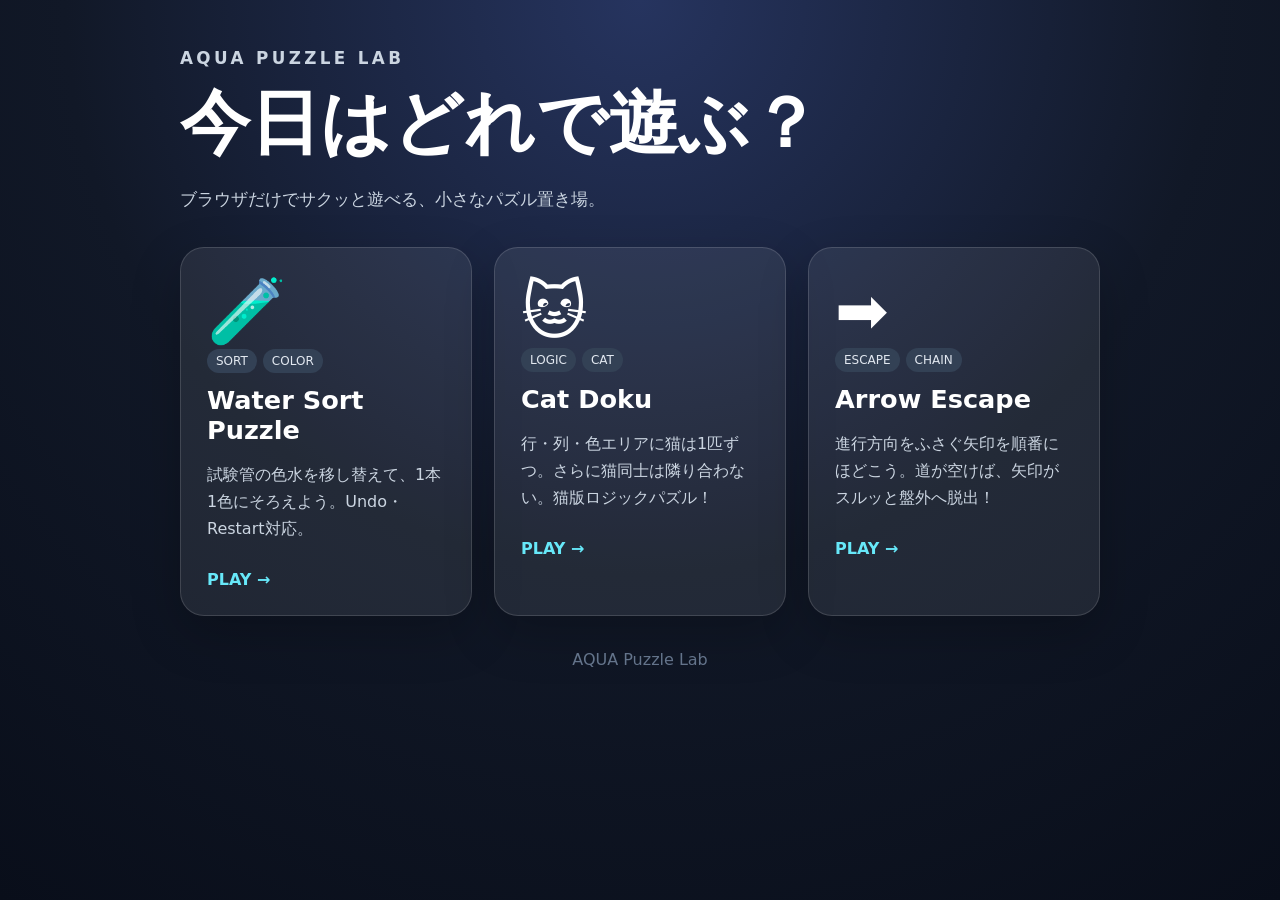
<file: index.html>
<!DOCTYPE html>
<html lang="ja">
<head>
  <meta charset="UTF-8" />
  <meta name="viewport" content="width=device-width, initial-scale=1.0" />
  <meta name="theme-color" content="#111827" />
  <title>AQUA Puzzle Lab</title>
  <style>
    *{box-sizing:border-box}body{margin:0;min-height:100vh;font-family:system-ui,-apple-system,"Segoe UI",sans-serif;background:radial-gradient(circle at top,#26345f 0,#111827 52%,#090e1a 100%);color:#fff}.wrap{max-width:960px;margin:auto;padding:48px 20px 64px}.eyebrow{letter-spacing:.2em;font-weight:800;color:#67e8f9;margin:0 0 8px}.hero h1{font-size:clamp(2.2rem,7vw,4.4rem);margin:0}.hero p{color:#cbd5e1;font-size:1.05rem}.games{display:grid;grid-template-columns:repeat(auto-fit,minmax(270px,1fr));gap:22px;margin-top:36px}.card{display:block;text-decoration:none;color:inherit;background:rgba(255,255,255,.08);border:1px solid rgba(255,255,255,.14);border-radius:24px;padding:26px;transition:.2s;box-shadow:0 18px 50px rgba(0,0,0,.22)}.card:hover{transform:translateY(-5px);background:rgba(255,255,255,.12)}.icon{font-size:4rem}.card h2{font-size:1.6rem;margin:12px 0 8px}.card p{color:#cbd5e1;line-height:1.7}.play{display:inline-block;margin-top:12px;font-weight:800;color:#67e8f9}.tag{display:inline-block;font-size:.75rem;background:#334155;border-radius:999px;padding:5px 9px;margin-right:6px;color:#e2e8f0}.footer{margin-top:34px;color:#64748b;text-align:center}
  </style>
</head>
<body>
  <main class="wrap">
    <section class="hero">
      <p class="eyebrow">AQUA PUZZLE LAB</p>
      <h1>今日はどれで遊ぶ？</h1>
      <p>ブラウザだけでサクッと遊べる、小さなパズル置き場。</p>
    </section>
    <section class="games">
      <a class="card" href="water-sort.html">
        <div class="icon">🧪</div><span class="tag">SORT</span><span class="tag">COLOR</span>
        <h2>Water Sort Puzzle</h2>
        <p>試験管の色水を移し替えて、1本1色にそろえよう。Undo・Restart対応。</p>
        <span class="play">PLAY →</span>
      </a>
      <a class="card" href="cat-doku.html">
        <div class="icon">🐱</div><span class="tag">LOGIC</span><span class="tag">CAT</span>
        <h2>Cat Doku</h2>
        <p>行・列・色エリアに猫は1匹ずつ。さらに猫同士は隣り合わない。猫版ロジックパズル！</p>
        <span class="play">PLAY →</span>
      </a>
      <a class="card" href="arrow-escape.html">
        <div class="icon">➡️</div><span class="tag">ESCAPE</span><span class="tag">CHAIN</span>
        <h2>Arrow Escape</h2>
        <p>進行方向をふさぐ矢印を順番にほどこう。道が空けば、矢印がスルッと盤外へ脱出！</p>
        <span class="play">PLAY →</span>
      </a>
    </section>
    <div class="footer">AQUA Puzzle Lab</div>
  </main>
</body>
</html>
</file>
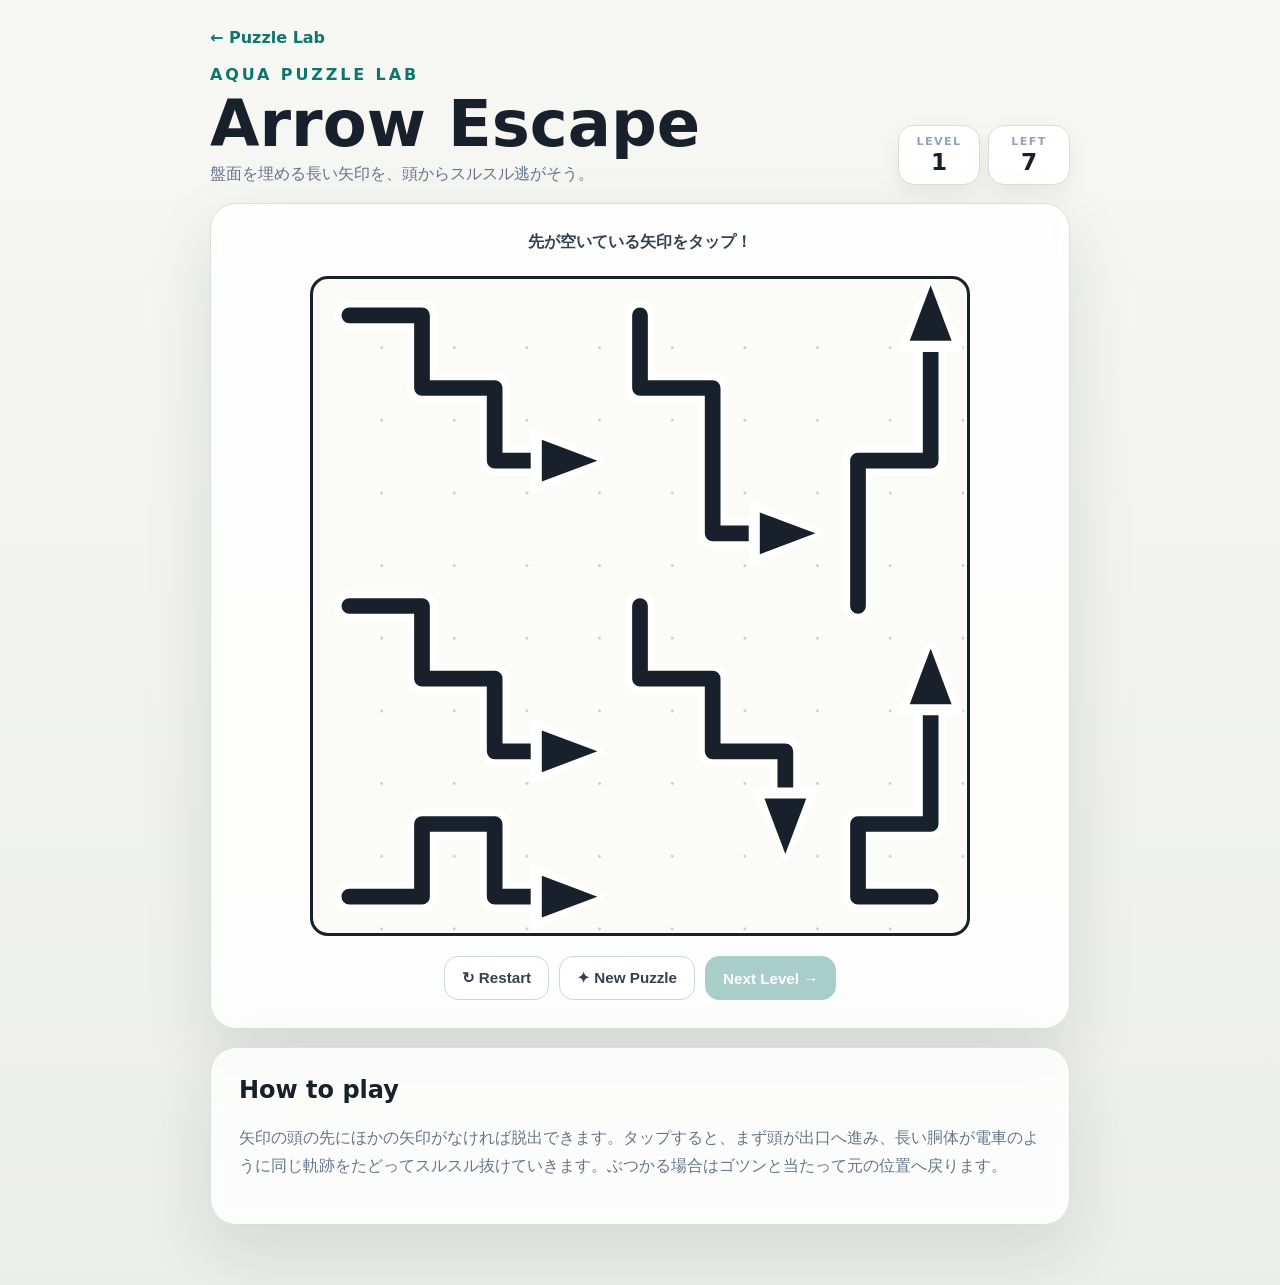
<file: arrow-escape.html>
<!DOCTYPE html>
<html lang="ja">
<head>
  <meta charset="UTF-8" />
  <meta name="viewport" content="width=device-width, initial-scale=1.0" />
  <meta name="theme-color" content="#f7f7f4" />
  <title>Arrow Escape | AQUA Puzzle Lab</title>
  <link rel="stylesheet" href="arrow-escape.css" />
</head>
<body>
  <main class="app">
    <a class="back" href="index.html">← Puzzle Lab</a>

    <header>
      <div>
        <p class="eyebrow">AQUA PUZZLE LAB</p>
        <h1>Arrow Escape</h1>
        <p class="sub">盤面を埋める長い矢印を、頭からスルスル逃がそう。</p>
      </div>
      <div class="stats">
        <div><span>LEVEL</span><strong id="levelNumber">1</strong></div>
        <div><span>LEFT</span><strong id="leftCount">0</strong></div>
      </div>
    </header>

    <section class="game-card">
      <div id="message" class="message" role="status" aria-live="polite">パズル生成中…</div>
      <div class="board-wrap">
        <div id="board" class="board" aria-label="矢印脱出パズル"></div>
      </div>
      <div class="controls">
        <button id="restartButton" type="button">↻ Restart</button>
        <button id="newButton" type="button">✦ New Puzzle</button>
        <button id="nextButton" class="primary" type="button" disabled>Next Level →</button>
      </div>
    </section>

    <section class="help">
      <h2>How to play</h2>
      <p>矢印の頭の先にほかの矢印がなければ脱出できます。タップすると、まず頭が出口へ進み、長い胴体が電車のように同じ軌跡をたどってスルスル抜けていきます。ぶつかる場合はゴツンと当たって元の位置へ戻ります。</p>
    </section>
  </main>

  <div id="celebration" class="celebration" aria-hidden="true"></div>
  <script src="arrow-escape-v2.js"></script>
</body>
</html>
</file>
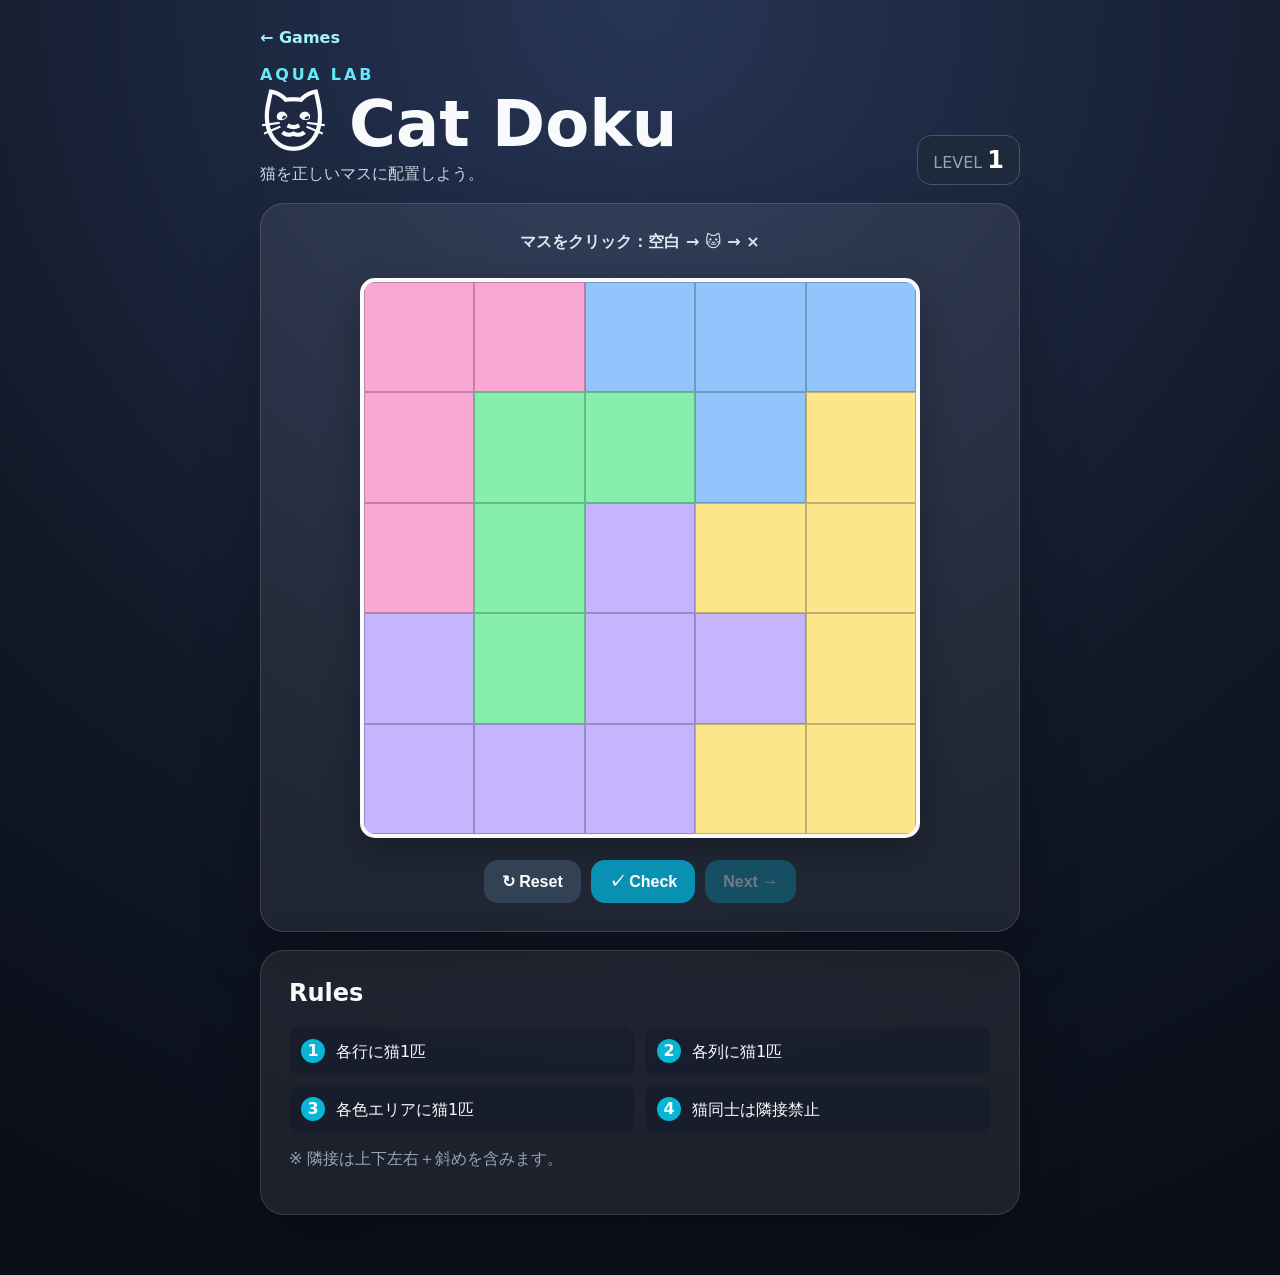
<file: cat-doku.html>
<!DOCTYPE html>
<html lang="ja">
<head>
  <meta charset="UTF-8" /><meta name="viewport" content="width=device-width,initial-scale=1.0" />
  <meta name="theme-color" content="#172033" /><title>Cat Doku</title><link rel="stylesheet" href="cat-doku.css" />
</head>
<body>
  <main class="app">
    <a class="back" href="index.html">← Games</a>
    <header><div><p class="eyebrow">AQUA LAB</p><h1>🐱 Cat Doku</h1><p class="sub">猫を正しいマスに配置しよう。</p></div><div class="level">LEVEL <strong id="levelNumber">1</strong></div></header>
    <section class="panel">
      <div id="message" class="message" aria-live="polite">マスをクリック：空白 → 🐱 → ×</div>
      <div id="board" class="board" aria-label="Cat Doku盤面"></div>
      <div class="controls"><button id="resetButton">↻ Reset</button><button id="checkButton">✓ Check</button><button id="nextButton" disabled>Next →</button></div>
    </section>
    <section class="rules"><h2>Rules</h2><div class="rule-grid"><div><b>1</b> 各行に猫1匹</div><div><b>2</b> 各列に猫1匹</div><div><b>3</b> 各色エリアに猫1匹</div><div><b>4</b> 猫同士は隣接禁止</div></div><p>※ 隣接は上下左右＋斜めを含みます。</p></section>
  </main>
  <div id="celebration" class="celebration"></div><script src="cat-doku.js"></script>
</body>
</html>
</file>
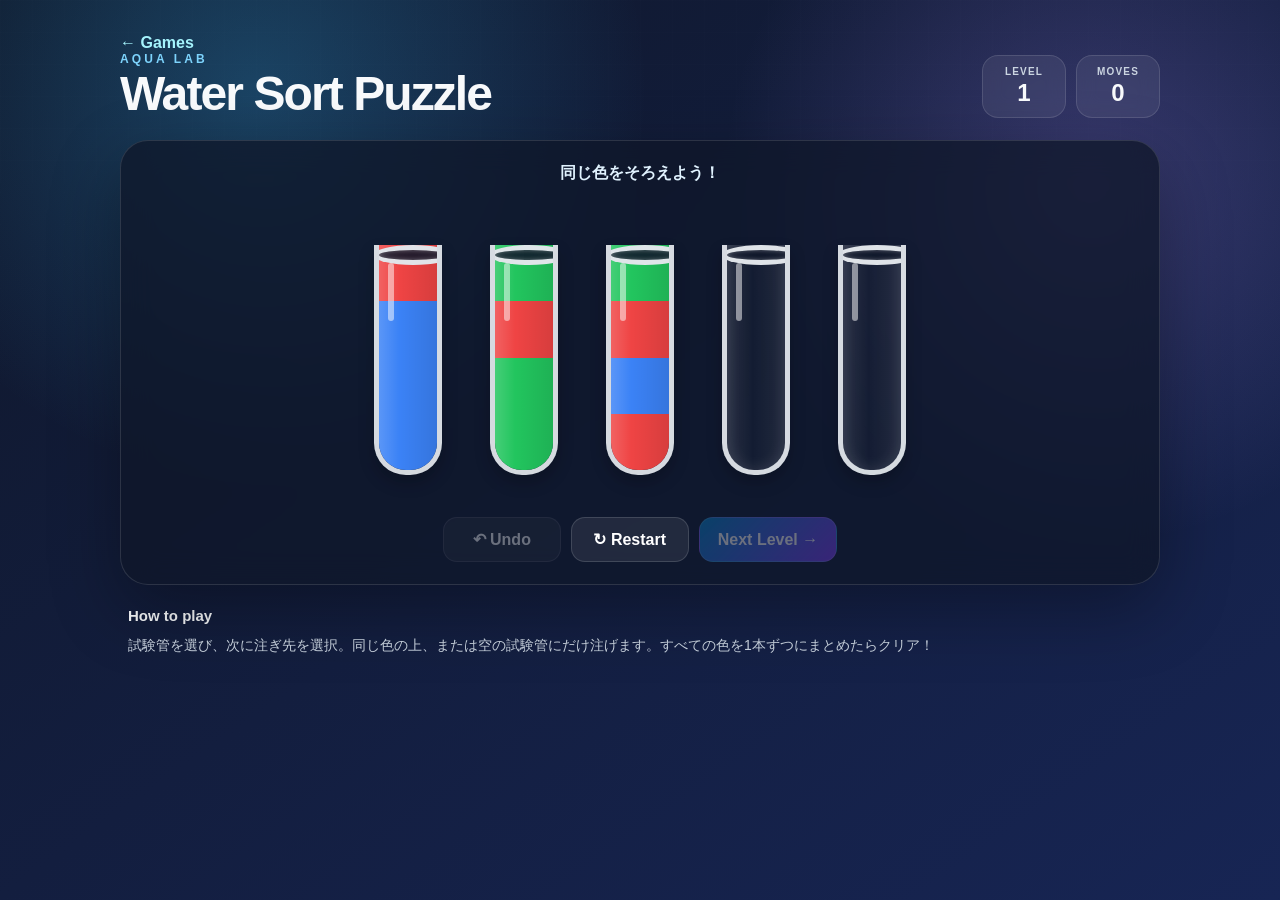
<file: water-sort.html>
<!DOCTYPE html>
<html lang="ja">
<head>
  <meta charset="UTF-8" />
  <meta name="viewport" content="width=device-width, initial-scale=1.0" />
  <meta name="theme-color" content="#16213e" />
  <title>Water Sort Puzzle</title>
  <link rel="stylesheet" href="style.css" />
</head>
<body>
  <main class="app">
    <a href="index.html" style="color:#a5f3fc;text-decoration:none;font-weight:800">← Games</a>
    <header class="topbar">
      <div><p class="eyebrow">AQUA LAB</p><h1>Water Sort Puzzle</h1></div>
      <div class="stats" aria-label="ゲーム情報"><div class="stat"><span>LEVEL</span><strong id="levelNumber">1</strong></div><div class="stat"><span>MOVES</span><strong id="moveCount">0</strong></div></div>
    </header>
    <section class="game-card">
      <div class="message" id="message" role="status" aria-live="polite">同じ色をそろえよう！</div>
      <div class="board" id="board" aria-label="ウォーターソートパズル"></div>
      <div class="controls"><button id="undoButton" class="secondary" type="button">↶ Undo</button><button id="restartButton" class="secondary" type="button">↻ Restart</button><button id="nextButton" class="primary" type="button" disabled>Next Level →</button></div>
    </section>
    <section class="help"><h2>How to play</h2><p>試験管を選び、次に注ぎ先を選択。同じ色の上、または空の試験管にだけ注げます。すべての色を1本ずつにまとめたらクリア！</p></section>
  </main>
  <div class="celebration" id="celebration" aria-hidden="true"></div><script src="game.js"></script>
</body>
</html>
</file>
<file: arrow-escape.css>
*{box-sizing:border-box}html{touch-action:manipulation}body{margin:0;min-height:100vh;background:linear-gradient(180deg,#f7f7f4,#eceeea);color:#17202b;font-family:system-ui,-apple-system,"Segoe UI",sans-serif;-webkit-tap-highlight-color:transparent}.app{width:min(860px,94vw);margin:auto;padding:28px 0 60px}.back{color:#0f766e;text-decoration:none;font-weight:850}header{display:flex;align-items:end;justify-content:space-between;gap:18px;margin:18px 0}.eyebrow{color:#0f766e;font-weight:900;letter-spacing:.18em;margin:0}h1{font-size:clamp(2.2rem,8vw,4rem);margin:3px 0}.sub{margin:0;color:#64748b}.stats{display:flex;gap:8px}.stats div{min-width:82px;background:#fff;border:1px solid #d8ded8;border-radius:16px;padding:9px 13px;text-align:center;box-shadow:0 8px 22px rgba(15,23,42,.06)}.stats span{display:block;font-size:.7rem;color:#94a3b8;font-weight:900;letter-spacing:.12em}.stats strong{font-size:1.45rem}.game-card,.help{background:rgba(255,255,255,.82);border:1px solid #d9dfd9;border-radius:26px;padding:clamp(15px,4vw,28px);box-shadow:0 26px 70px rgba(15,23,42,.11);backdrop-filter:blur(7px)}.message{text-align:center;min-height:30px;font-weight:850;color:#334155;margin-bottom:14px}.board-wrap{width:min(660px,90vw);margin:auto;position:relative}.board{--n:9;position:relative;width:100%;aspect-ratio:1;background-color:#fbfbf7;background-image:radial-gradient(circle,#c4cac2 1.25px,transparent 1.45px);background-size:calc(100% / var(--n)) calc(100% / var(--n));background-position:calc(50% / var(--n)) calc(50% / var(--n));border:3px solid #18212a;border-radius:18px;overflow:hidden;touch-action:manipulation;user-select:none;isolation:isolate}.arrow-canvas{position:absolute;inset:0;width:100%;height:100%;overflow:visible;touch-action:manipulation}.snake-arrow{color:#17202b}.snake-halo{fill:none;stroke:#fff;stroke-width:45;stroke-linecap:round;stroke-linejoin:round;pointer-events:none;opacity:.98}.snake-line{fill:none;stroke:currentColor;stroke-width:24;stroke-linecap:round;stroke-linejoin:round;pointer-events:none}.snake-hit{fill:none;stroke:transparent;stroke-width:70;stroke-linecap:round;stroke-linejoin:round;cursor:pointer;pointer-events:stroke}.snake-head-halo{fill:#fff;stroke:#fff;stroke-width:12;stroke-linejoin:round;pointer-events:all}.snake-head{fill:currentColor;stroke:#fff;stroke-width:4;stroke-linejoin:round;paint-order:stroke fill;cursor:pointer;pointer-events:all}.snake-arrow:hover{color:#0f766e}.snake-arrow.escaping{color:#0f766e}.snake-arrow.impact{color:#ef4444;filter:drop-shadow(0 0 6px rgba(239,68,68,.45))}.escape-rail{pointer-events:none}.controls{display:flex;gap:10px;justify-content:center;flex-wrap:wrap;margin-top:20px}.controls button{border:1px solid #cbd5e1;border-radius:14px;padding:12px 17px;background:#fff;color:#334155;font-size:.95rem;font-weight:900;cursor:pointer}.controls .primary{background:#0f766e;border-color:#0f766e;color:#fff}.controls button:disabled{opacity:.35;cursor:not-allowed}.help{margin-top:18px}.help h2{margin-top:0}.help p{color:#64748b;line-height:1.75}.celebration{position:fixed;inset:0;pointer-events:none;overflow:hidden}.confetti{position:absolute;top:-30px;font-size:26px;animation:fall 1.9s ease-in forwards}@keyframes fall{to{transform:translate(var(--drift),106vh) rotate(700deg);opacity:.15}}@media(max-width:560px){header{align-items:start;flex-direction:column}.stats{align-self:stretch}.stats div{flex:1}.game-card{padding:14px}.board-wrap{width:92vw}.snake-halo{stroke-width:49}.snake-line{stroke-width:26}.snake-hit{stroke-width:78}}
</file>
<file: cat-doku.css>
*{box-sizing:border-box}body{margin:0;min-height:100vh;background:radial-gradient(circle at top,#273556,#111827 58%,#090d16);color:#f8fafc;font-family:system-ui,-apple-system,"Segoe UI",sans-serif}.app{width:min(760px,94vw);margin:auto;padding:28px 0 60px}.back{color:#a5f3fc;text-decoration:none;font-weight:800}header{display:flex;align-items:end;justify-content:space-between;gap:18px;margin:18px 0}.eyebrow{color:#67e8f9;font-weight:900;letter-spacing:.18em;margin:0}h1{font-size:clamp(2.2rem,8vw,4rem);margin:3px 0}.sub{margin:0;color:#cbd5e1}.level{background:#1e293b;border:1px solid #475569;padding:10px 15px;border-radius:14px;color:#94a3b8}.level strong{color:#fff;font-size:1.5rem}.panel,.rules{background:rgba(255,255,255,.07);border:1px solid rgba(255,255,255,.13);border-radius:24px;padding:clamp(16px,4vw,28px);box-shadow:0 25px 60px rgba(0,0,0,.25)}.message{text-align:center;min-height:28px;font-weight:750;color:#e2e8f0;margin-bottom:18px}.board{width:min(560px,88vw);aspect-ratio:1;margin:auto;display:grid;grid-template-columns:repeat(5,minmax(0,1fr));grid-template-rows:repeat(5,minmax(0,1fr));border:4px solid #f8fafc;border-radius:15px;overflow:hidden;background:#fff;box-shadow:0 12px 35px rgba(0,0,0,.28)}.cell{position:relative;min-width:0;min-height:0;width:100%;height:100%;border:1px solid rgba(15,23,42,.26);font-size:clamp(1.6rem,8vw,3rem);display:grid;place-items:center;cursor:pointer;padding:0;margin:0;line-height:1;transition:.13s;user-select:none;-webkit-user-select:none;touch-action:manipulation;-webkit-tap-highlight-color:transparent}.cell:hover{filter:brightness(1.08)}.cell.cat{outline:4px solid rgba(255,255,255,.82);outline-offset:-7px}.cell.bad{animation:shake .28s linear 2;box-shadow:inset 0 0 0 5px #ef4444}.mark-x{font-size:.8em;font-weight:1000;line-height:1;color:rgba(15,23,42,.62)}.controls{display:flex;gap:10px;justify-content:center;flex-wrap:wrap;margin-top:22px}.controls button{border:0;border-radius:14px;padding:12px 18px;font-weight:850;font-size:1rem;cursor:pointer;background:#334155;color:#fff;touch-action:manipulation}.controls #checkButton,.controls #nextButton{background:#0891b2}.controls button:disabled{opacity:.38;cursor:not-allowed}.rules{margin-top:18px}.rules h2{margin-top:0}.rule-grid{display:grid;grid-template-columns:repeat(2,1fr);gap:10px}.rule-grid div{background:rgba(15,23,42,.42);padding:12px;border-radius:12px}.rule-grid b{display:inline-grid;place-items:center;width:24px;height:24px;border-radius:50%;background:#06b6d4;margin-right:6px}.rules p{color:#94a3b8}.celebration{position:fixed;inset:0;pointer-events:none;overflow:hidden}.confetti{position:absolute;top:-20px;font-size:24px;animation:fall 1.8s ease-in forwards}@keyframes fall{to{transform:translate(var(--x),105vh) rotate(720deg);opacity:.2}}@keyframes shake{25%{transform:translateX(-4px)}75%{transform:translateX(4px)}}@media(max-width:520px){header{align-items:start}.rule-grid{grid-template-columns:1fr}.panel{padding:14px}.board{width:90vw}}
</file>
<file: style.css>
:root {
  --bg-1: #0f172a;
  --bg-2: #172554;
  --panel: rgba(15, 23, 42, 0.76);
  --panel-border: rgba(255, 255, 255, 0.12);
  --text: #f8fafc;
  --muted: #cbd5e1;
  --accent: #38bdf8;
  --accent-2: #a78bfa;
  --tube-width: 68px;
  --tube-height: 230px;
  --layer-height: 25%;
}

* { box-sizing: border-box; }

body {
  margin: 0;
  min-height: 100vh;
  color: var(--text);
  font-family: Inter, ui-rounded, "Hiragino Sans", "Yu Gothic UI", sans-serif;
  background:
    radial-gradient(circle at 20% 10%, rgba(56, 189, 248, .26), transparent 30%),
    radial-gradient(circle at 85% 20%, rgba(167, 139, 250, .25), transparent 28%),
    linear-gradient(145deg, var(--bg-1), var(--bg-2));
  overflow-x: hidden;
}

body::before {
  content: "";
  position: fixed;
  inset: 0;
  pointer-events: none;
  opacity: .12;
  background-image:
    linear-gradient(rgba(255,255,255,.08) 1px, transparent 1px),
    linear-gradient(90deg, rgba(255,255,255,.08) 1px, transparent 1px);
  background-size: 32px 32px;
  mask-image: linear-gradient(to bottom, black, transparent 90%);
}

button { font: inherit; }

.app {
  width: min(1040px, calc(100% - 28px));
  margin: 0 auto;
  padding: 34px 0 44px;
}

.topbar {
  display: flex;
  align-items: end;
  justify-content: space-between;
  gap: 24px;
  margin-bottom: 22px;
}

.eyebrow {
  margin: 0 0 4px;
  color: #7dd3fc;
  font-size: 12px;
  font-weight: 900;
  letter-spacing: .26em;
}

h1 {
  margin: 0;
  font-size: clamp(28px, 5vw, 48px);
  line-height: 1;
  letter-spacing: -.04em;
}

.stats { display: flex; gap: 10px; }
.stat {
  min-width: 84px;
  padding: 10px 14px;
  text-align: center;
  border: 1px solid var(--panel-border);
  border-radius: 16px;
  background: rgba(255,255,255,.07);
  backdrop-filter: blur(10px);
}
.stat span { display:block; color:var(--muted); font-size:10px; font-weight:800; letter-spacing:.12em; }
.stat strong { display:block; margin-top:2px; font-size:24px; }

.game-card {
  padding: 22px;
  border: 1px solid var(--panel-border);
  border-radius: 28px;
  background: var(--panel);
  box-shadow: 0 24px 70px rgba(0,0,0,.32);
  backdrop-filter: blur(16px);
}

.message {
  min-height: 26px;
  margin-bottom: 18px;
  text-align: center;
  color: #e0f2fe;
  font-weight: 800;
}

.board {
  display: flex;
  flex-wrap: wrap;
  align-items: flex-end;
  justify-content: center;
  gap: 32px 26px;
  min-height: 300px;
  padding: 16px 8px 24px;
}

.tube-button {
  position: relative;
  width: calc(var(--tube-width) + 22px);
  height: calc(var(--tube-height) + 26px);
  padding: 0;
  border: 0;
  background: transparent;
  cursor: pointer;
  -webkit-tap-highlight-color: transparent;
  transition: transform .18s ease, filter .18s ease;
}
.tube-button:hover { transform: translateY(-5px); }
.tube-button:active { transform: translateY(-1px) scale(.98); }
.tube-button.selected { transform: translateY(-18px); filter: drop-shadow(0 0 14px rgba(56,189,248,.6)); }
.tube-button.invalid { animation: shake .28s ease; }

.tube {
  position: absolute;
  left: 11px;
  bottom: 8px;
  width: var(--tube-width);
  height: var(--tube-height);
  overflow: hidden;
  border: 5px solid rgba(241,245,249,.88);
  border-top: 0;
  border-radius: 0 0 32px 32px;
  background: linear-gradient(90deg, rgba(255,255,255,.10), rgba(255,255,255,.02) 45%, rgba(255,255,255,.08));
  box-shadow: inset 0 0 16px rgba(255,255,255,.12), 0 8px 16px rgba(0,0,0,.22);
}

.tube::before {
  content:"";
  position:absolute;
  z-index:10;
  top:0;
  left:-5px;
  width:calc(100% + 10px);
  height:10px;
  border:5px solid rgba(241,245,249,.92);
  border-radius:50%;
  background:rgba(15,23,42,.9);
  box-shadow: inset 0 0 5px rgba(255,255,255,.35);
}

.tube::after {
  content:"";
  position:absolute;
  z-index:9;
  top:18px;
  left:9px;
  width:6px;
  height:58px;
  border-radius:999px;
  background:rgba(255,255,255,.5);
}

.layer {
  position: absolute;
  left: 0;
  width: 100%;
  height: var(--layer-height);
  transform-origin: center bottom;
  transition: bottom .26s ease, opacity .2s ease, transform .2s ease;
}
.layer::before {
  content:"";
  position:absolute;
  inset:0;
  background:linear-gradient(90deg, rgba(255,255,255,.16), transparent 35%, rgba(0,0,0,.1));
}

.controls {
  display: flex;
  flex-wrap: wrap;
  justify-content: center;
  gap: 10px;
  padding-top: 10px;
}

.controls button {
  min-width: 118px;
  padding: 12px 18px;
  border-radius: 14px;
  border: 1px solid rgba(255,255,255,.14);
  color: white;
  font-weight: 850;
  cursor: pointer;
  transition: transform .15s ease, opacity .15s ease, background .15s ease;
}
.controls button:hover:not(:disabled) { transform: translateY(-2px); }
.controls button:disabled { cursor:not-allowed; opacity:.38; }
.secondary { background:rgba(255,255,255,.08); }
.primary { background:linear-gradient(135deg, #0284c7, #7c3aed); }

.help {
  margin: 18px 8px 0;
  color: var(--muted);
  line-height: 1.75;
}
.help h2 { margin:0 0 4px; color:#f8fafc; font-size:15px; }
.help p { margin:0; font-size:14px; }

.celebration {
  pointer-events:none;
  position:fixed;
  inset:0;
  z-index:999;
  overflow:hidden;
}
.confetti {
  position:absolute;
  top:-24px;
  width:10px;
  height:16px;
  border-radius:2px;
  animation:fall 1.7s linear forwards;
}

@keyframes shake {
  0%,100% { transform:translateX(0); }
  30% { transform:translateX(-8px); }
  70% { transform:translateX(8px); }
}

@keyframes fall {
  to { transform:translate3d(var(--drift), 110vh, 0) rotate(720deg); opacity:.8; }
}

@media (max-width: 640px) {
  :root { --tube-width: 56px; --tube-height: 188px; }
  .app { width:min(100% - 18px, 1040px); padding-top:22px; }
  .topbar { align-items:center; }
  .stats { gap:6px; }
  .stat { min-width:66px; padding:8px 10px; }
  .stat strong { font-size:20px; }
  .game-card { padding:14px 8px 18px; border-radius:22px; }
  .board { gap:24px 12px; min-height:240px; }
  .controls button { flex:1; min-width:94px; padding:11px 10px; }
}
</file>
